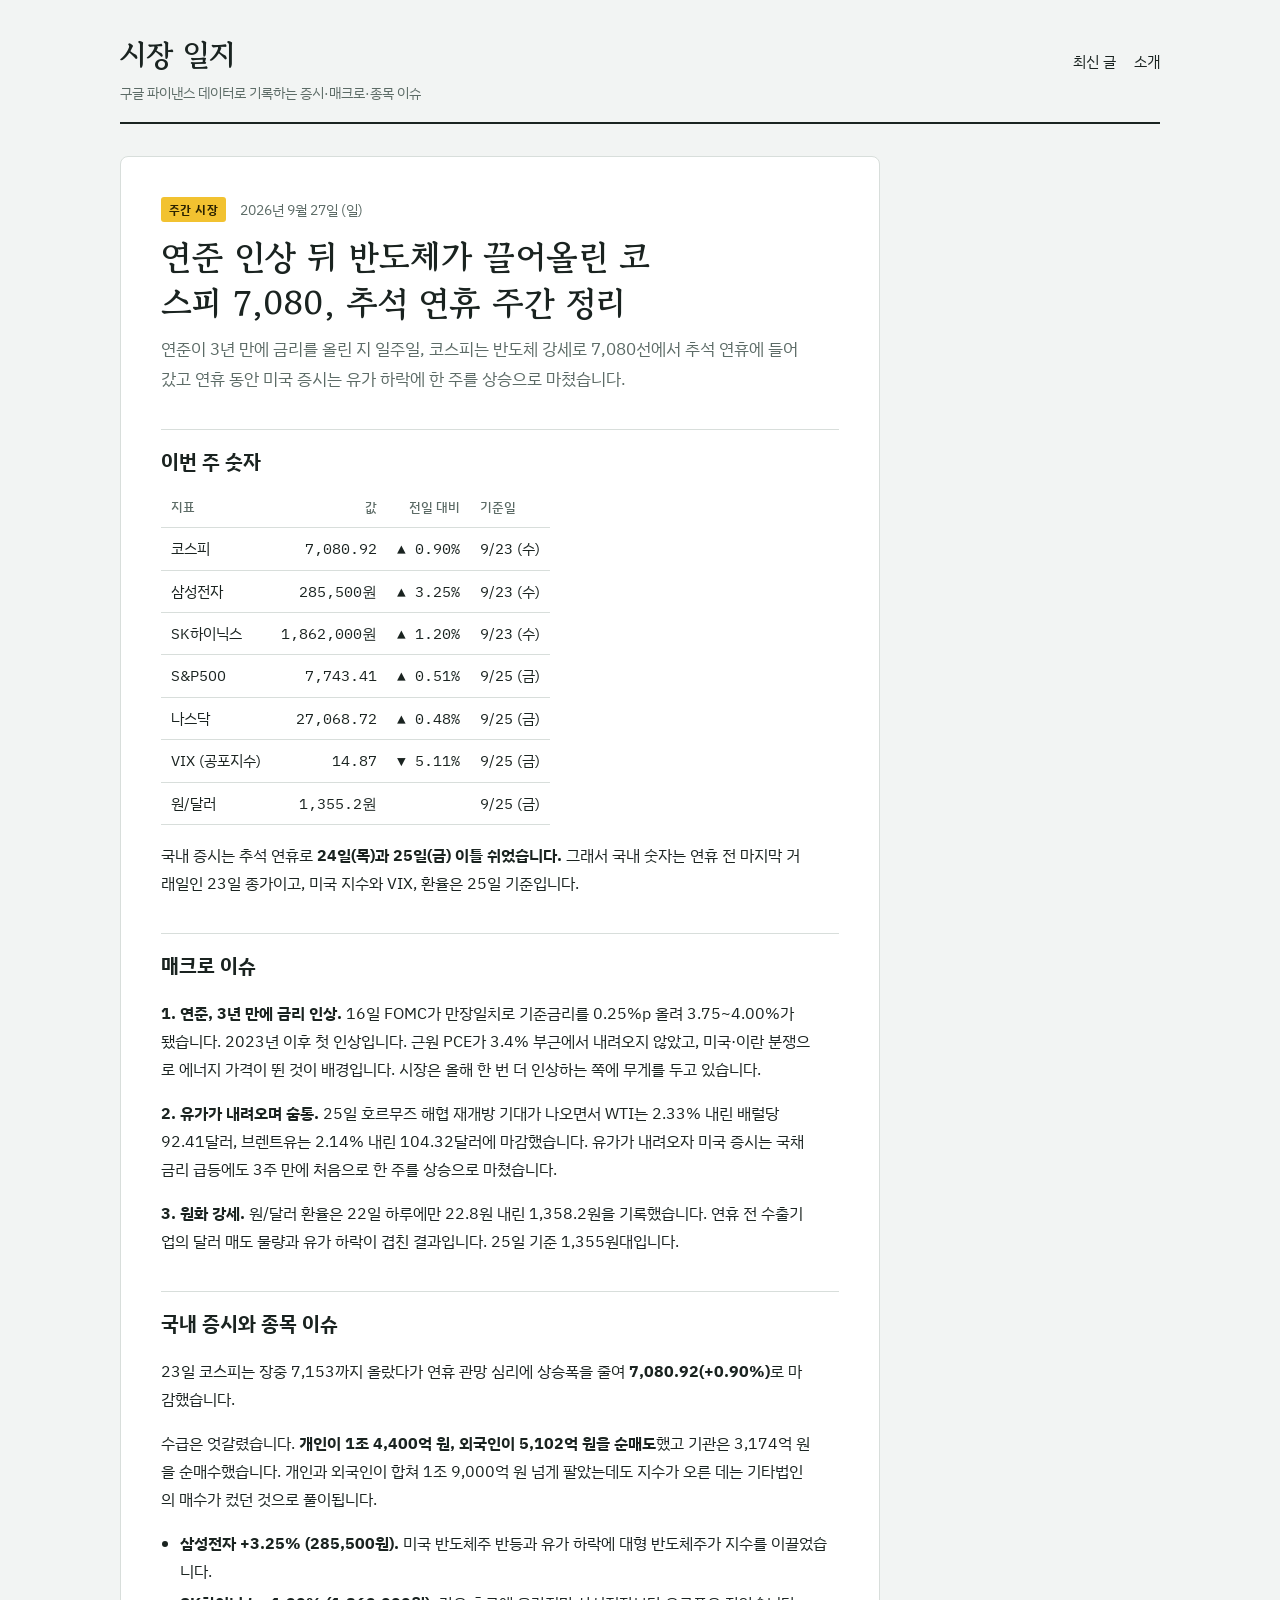
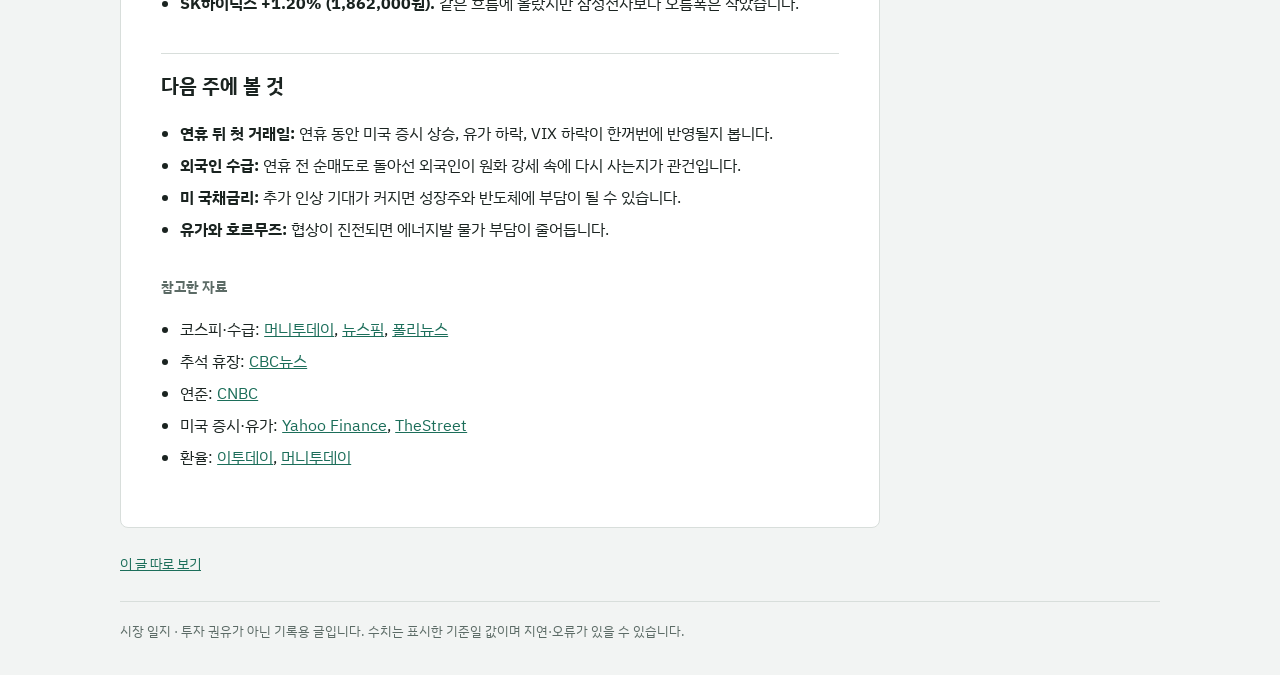
<file: index.html>
<!doctype html>
<html lang="ko">
<head>
<meta charset="utf-8">
<meta name="viewport" content="width=device-width, initial-scale=1">
<title>시장 일지</title>
<link rel="preconnect" href="https://fonts.googleapis.com">
<link rel="preconnect" href="https://fonts.gstatic.com" crossorigin>
<link rel="stylesheet" href="https://fonts.googleapis.com/css2?family=Gowun+Batang:wght@400;700&family=IBM+Plex+Sans+KR:wght@400;500;700&family=IBM+Plex+Mono:wght@400;500&display=swap">
<link rel="stylesheet" href="assets/style.css">
</head>
<body>
<div class="wrap">
  <header class="site">
    <a class="brand" href="index.html">시장 일지<small>구글 파이낸스 데이터로 기록하는 증시·매크로·종목 이슈</small></a>
    <nav aria-label="사이트 메뉴">
      <a href="index.html">최신 글</a>
      <a href="about.html">소개</a>
    </nav>
  </header>
  <div class="layout">
  <article class="post">
    <div class="meta"><span class="cat">주간 시장</span><time datetime="2026-09-27">2026년 9월 27일 (일)</time></div>
    <h1>연준 인상 뒤 반도체가 끌어올린 코스피 7,080, 추석 연휴 주간 정리</h1>
    <p class="lede">연준이 3년 만에 금리를 올린 지 일주일, 코스피는 반도체 강세로 7,080선에서 추석 연휴에 들어갔고 연휴 동안 미국 증시는 유가 하락에 한 주를 상승으로 마쳤습니다.</p>
    <div class="body"><h2>이번 주 숫자</h2>
<table>
<thead>
<tr>
<th>지표</th>
<th style="text-align: right;">값</th>
<th style="text-align: right;">전일 대비</th>
<th>기준일</th>
</tr>
</thead>
<tbody>
<tr>
<td>코스피</td>
<td style="text-align: right;">7,080.92</td>
<td style="text-align: right;">▲ 0.90%</td>
<td>9/23 (수)</td>
</tr>
<tr>
<td>삼성전자</td>
<td style="text-align: right;">285,500원</td>
<td style="text-align: right;">▲ 3.25%</td>
<td>9/23 (수)</td>
</tr>
<tr>
<td>SK하이닉스</td>
<td style="text-align: right;">1,862,000원</td>
<td style="text-align: right;">▲ 1.20%</td>
<td>9/23 (수)</td>
</tr>
<tr>
<td>S&amp;P500</td>
<td style="text-align: right;">7,743.41</td>
<td style="text-align: right;">▲ 0.51%</td>
<td>9/25 (금)</td>
</tr>
<tr>
<td>나스닥</td>
<td style="text-align: right;">27,068.72</td>
<td style="text-align: right;">▲ 0.48%</td>
<td>9/25 (금)</td>
</tr>
<tr>
<td>VIX (공포지수)</td>
<td style="text-align: right;">14.87</td>
<td style="text-align: right;">▼ 5.11%</td>
<td>9/25 (금)</td>
</tr>
<tr>
<td>원/달러</td>
<td style="text-align: right;">1,355.2원</td>
<td style="text-align: right;"></td>
<td>9/25 (금)</td>
</tr>
</tbody>
</table>
<p>국내 증시는 추석 연휴로 <strong>24일(목)과 25일(금) 이틀 쉬었습니다.</strong> 그래서 국내 숫자는 연휴 전 마지막 거래일인 23일 종가이고, 미국 지수와 VIX, 환율은 25일 기준입니다.</p>
<h2>매크로 이슈</h2>
<p><strong>1. 연준, 3년 만에 금리 인상.</strong> 16일 FOMC가 만장일치로 기준금리를 0.25%p 올려 3.75~4.00%가 됐습니다. 2023년 이후 첫 인상입니다. 근원 PCE가 3.4% 부근에서 내려오지 않았고, 미국·이란 분쟁으로 에너지 가격이 뛴 것이 배경입니다. 시장은 올해 한 번 더 인상하는 쪽에 무게를 두고 있습니다.</p>
<p><strong>2. 유가가 내려오며 숨통.</strong> 25일 호르무즈 해협 재개방 기대가 나오면서 WTI는 2.33% 내린 배럴당 92.41달러, 브렌트유는 2.14% 내린 104.32달러에 마감했습니다. 유가가 내려오자 미국 증시는 국채금리 급등에도 3주 만에 처음으로 한 주를 상승으로 마쳤습니다.</p>
<p><strong>3. 원화 강세.</strong> 원/달러 환율은 22일 하루에만 22.8원 내린 1,358.2원을 기록했습니다. 연휴 전 수출기업의 달러 매도 물량과 유가 하락이 겹친 결과입니다. 25일 기준 1,355원대입니다.</p>
<h2>국내 증시와 종목 이슈</h2>
<p>23일 코스피는 장중 7,153까지 올랐다가 연휴 관망 심리에 상승폭을 줄여 <strong>7,080.92(+0.90%)</strong>로 마감했습니다.</p>
<p>수급은 엇갈렸습니다. <strong>개인이 1조 4,400억 원, 외국인이 5,102억 원을 순매도</strong>했고 기관은 3,174억 원을 순매수했습니다. 개인과 외국인이 합쳐 1조 9,000억 원 넘게 팔았는데도 지수가 오른 데는 기타법인의 매수가 컸던 것으로 풀이됩니다.</p>
<ul>
<li><strong>삼성전자 +3.25% (285,500원).</strong> 미국 반도체주 반등과 유가 하락에 대형 반도체주가 지수를 이끌었습니다.</li>
<li><strong>SK하이닉스 +1.20% (1,862,000원).</strong> 같은 흐름에 올랐지만 삼성전자보다 오름폭은 작았습니다.</li>
</ul>
<h2>다음 주에 볼 것</h2>
<ul>
<li><strong>연휴 뒤 첫 거래일:</strong> 연휴 동안 미국 증시 상승, 유가 하락, VIX 하락이 한꺼번에 반영될지 봅니다.</li>
<li><strong>외국인 수급:</strong> 연휴 전 순매도로 돌아선 외국인이 원화 강세 속에 다시 사는지가 관건입니다.</li>
<li><strong>미 국채금리:</strong> 추가 인상 기대가 커지면 성장주와 반도체에 부담이 될 수 있습니다.</li>
<li><strong>유가와 호르무즈:</strong> 협상이 진전되면 에너지발 물가 부담이 줄어듭니다.</li>
</ul>
<h3>참고한 자료</h3>
<ul>
<li>코스피·수급: <a href="https://www.mt.co.kr/stock/2026/09/23/2026092315445242797">머니투데이</a>, <a href="https://www.newspim.com/news/view/20260923000946">뉴스핌</a>, <a href="https://www.polinews.co.kr/news/articleView.html?idxno=743996">폴리뉴스</a></li>
<li>추석 휴장: <a href="https://www.cbci.co.kr/news/articleView.html?idxno=609992">CBC뉴스</a></li>
<li>연준: <a href="https://www.cnbc.com/2026/09/16/fed-rate-decision-september-2026.html">CNBC</a></li>
<li>미국 증시·유가: <a href="https://finance.yahoo.com/markets/live/stock-market-today-friday-september-25-dow-sp-500-nasdaq-081738529.html">Yahoo Finance</a>, <a href="https://www.thestreet.com/stock-market-today/stock-market-today-dow-jones-sp-500-nasdaq-updates-sept-25-2026">TheStreet</a></li>
<li>환율: <a href="https://www.etoday.co.kr/news/view/2628696">이투데이</a>, <a href="https://www.mt.co.kr/economy/2026/09/22/2026092216312189980">머니투데이</a></li>
</ul></div>
  </article>

  </div>
  <p class="more"><a href="posts/2026-09-27-chuseok-week.html">이 글 따로 보기</a></p>
  <footer>시장 일지 · 투자 권유가 아닌 기록용 글입니다. 수치는 표시한 기준일 값이며 지연·오류가 있을 수 있습니다.</footer>
</div>
</body>
</html>
</file>
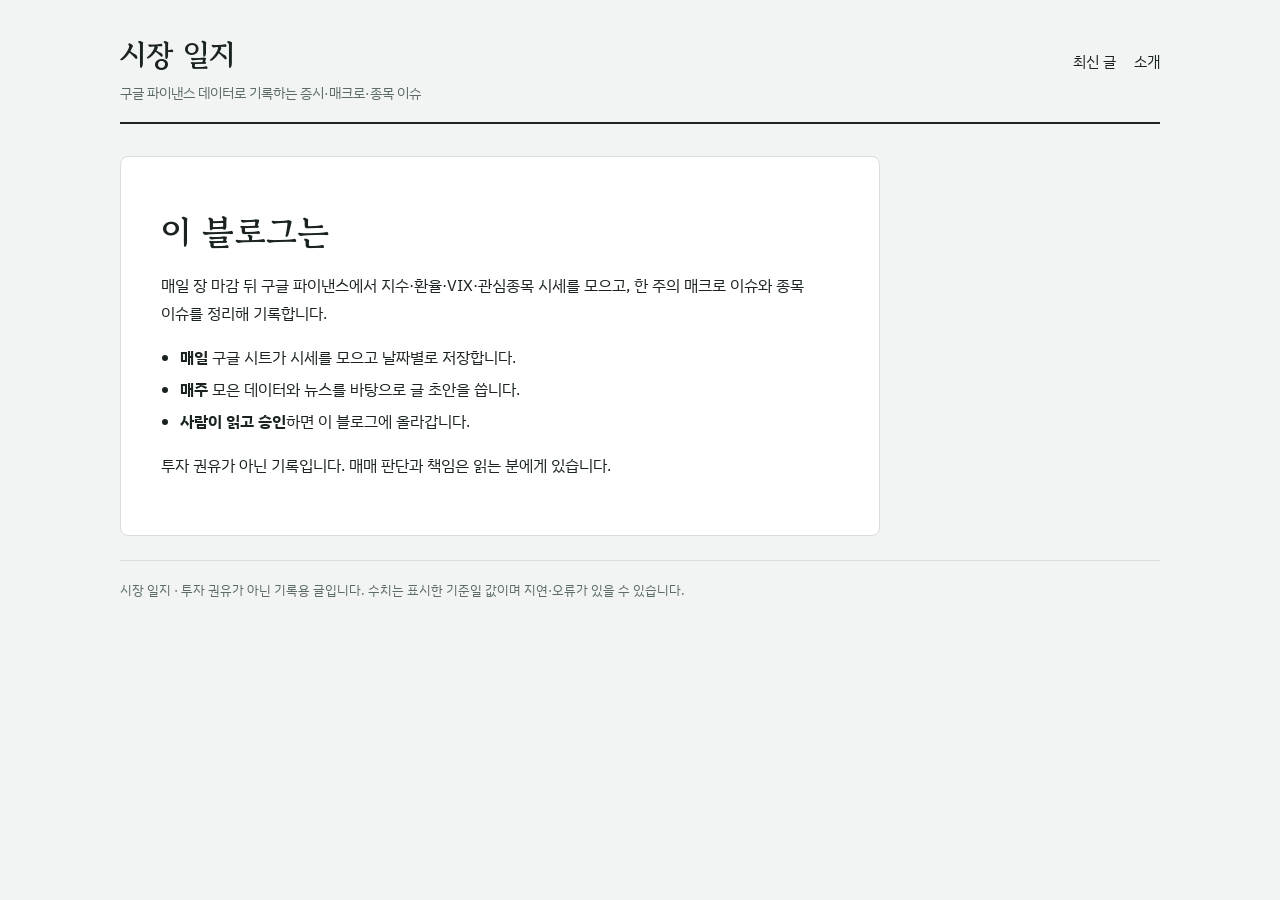
<file: about.html>
<!doctype html>
<html lang="ko">
<head>
<meta charset="utf-8">
<meta name="viewport" content="width=device-width, initial-scale=1">
<title>소개 · 시장 일지</title>
<link rel="preconnect" href="https://fonts.googleapis.com">
<link rel="preconnect" href="https://fonts.gstatic.com" crossorigin>
<link rel="stylesheet" href="https://fonts.googleapis.com/css2?family=Gowun+Batang:wght@400;700&family=IBM+Plex+Sans+KR:wght@400;500;700&family=IBM+Plex+Mono:wght@400;500&display=swap">
<link rel="stylesheet" href="assets/style.css">
</head>
<body>
<div class="wrap">
  <header class="site">
    <a class="brand" href="index.html">시장 일지<small>구글 파이낸스 데이터로 기록하는 증시·매크로·종목 이슈</small></a>
    <nav aria-label="사이트 메뉴">
      <a href="index.html">최신 글</a>
      <a href="about.html">소개</a>
    </nav>
  </header>
  <div class="layout">
  <article class="post">
    <h1>이 블로그는</h1>
    <div class="body">
      <p>매일 장 마감 뒤 구글 파이낸스에서 지수·환율·VIX·관심종목 시세를 모으고, 한 주의 매크로 이슈와 종목 이슈를 정리해 기록합니다.</p>
      <ul>
        <li><b>매일</b> 구글 시트가 시세를 모으고 날짜별로 저장합니다.</li>
        <li><b>매주</b> 모은 데이터와 뉴스를 바탕으로 글 초안을 씁니다.</li>
        <li><b>사람이 읽고 승인</b>하면 이 블로그에 올라갑니다.</li>
      </ul>
      <p>투자 권유가 아닌 기록입니다. 매매 판단과 책임은 읽는 분에게 있습니다.</p>
    </div>
  </article>
  </div>
  <footer>시장 일지 · 투자 권유가 아닌 기록용 글입니다. 수치는 표시한 기준일 값이며 지연·오류가 있을 수 있습니다.</footer>
</div>
</body>
</html>
</file>
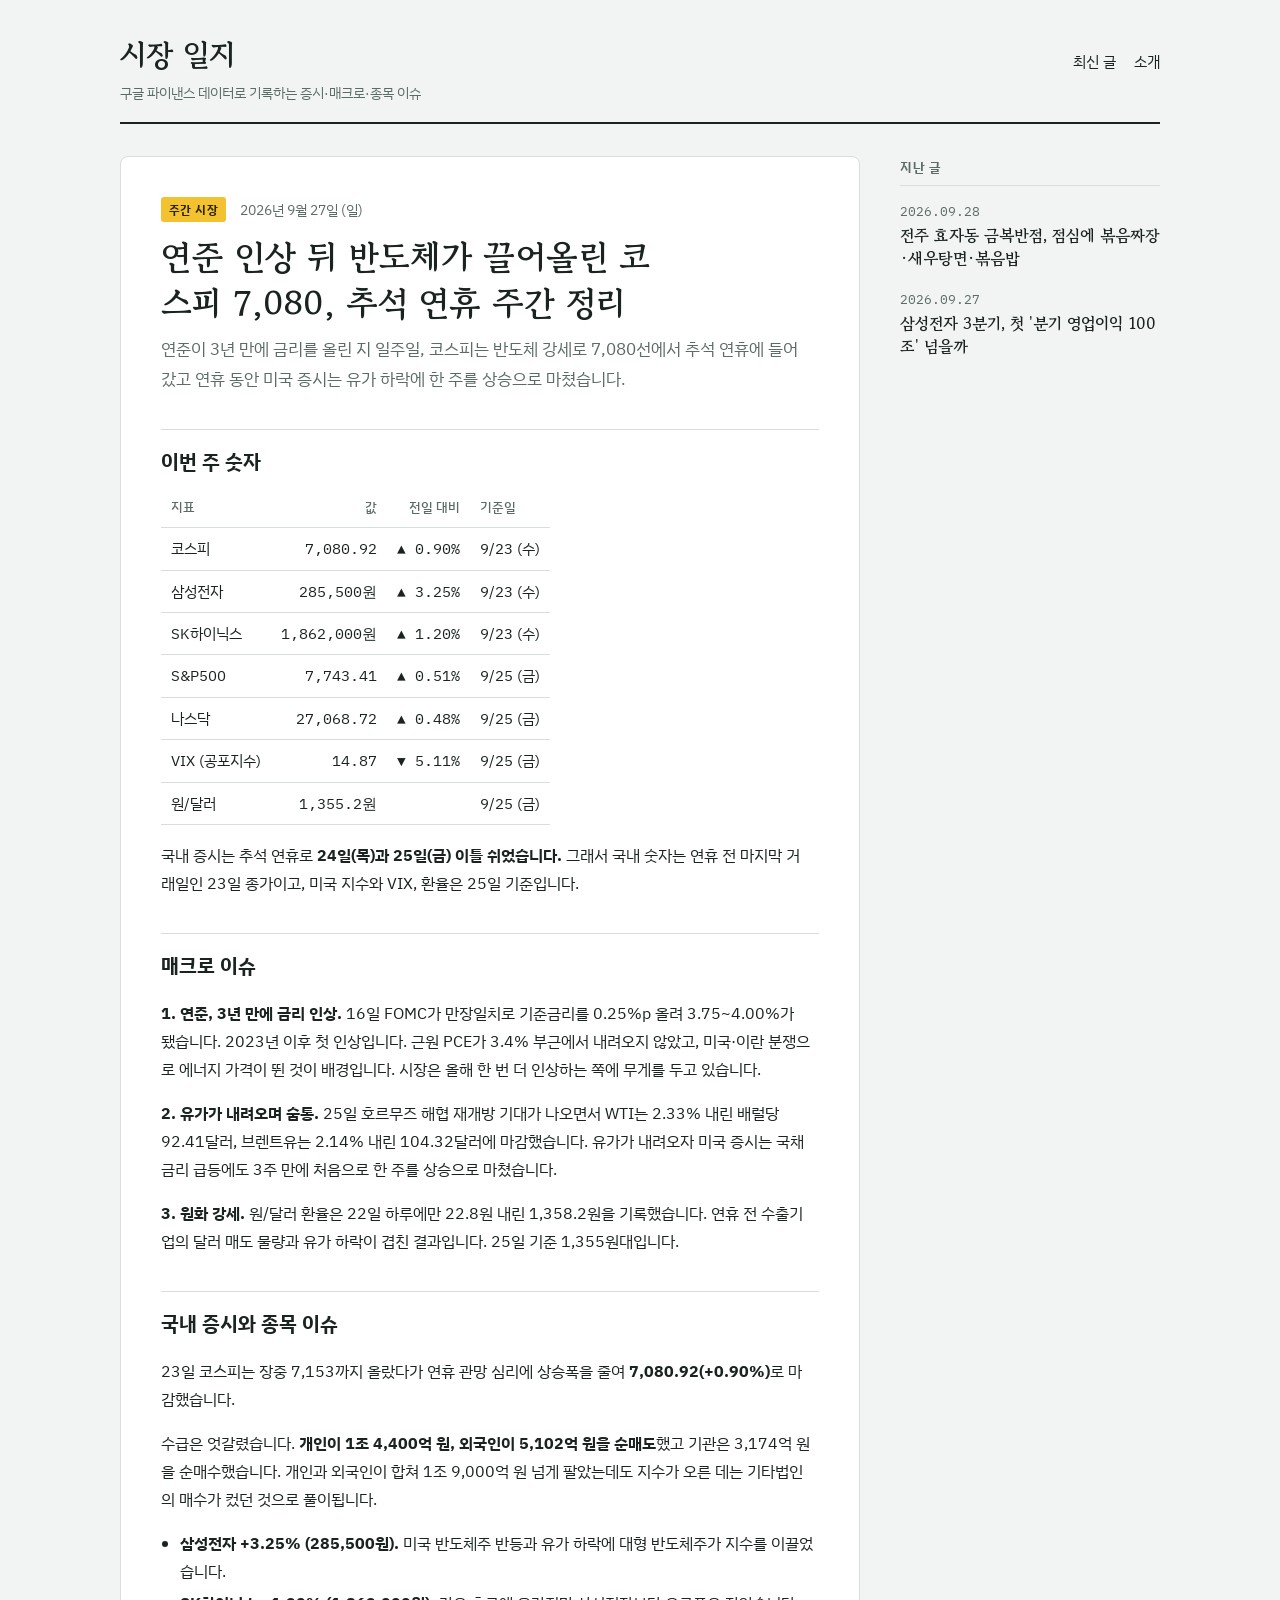
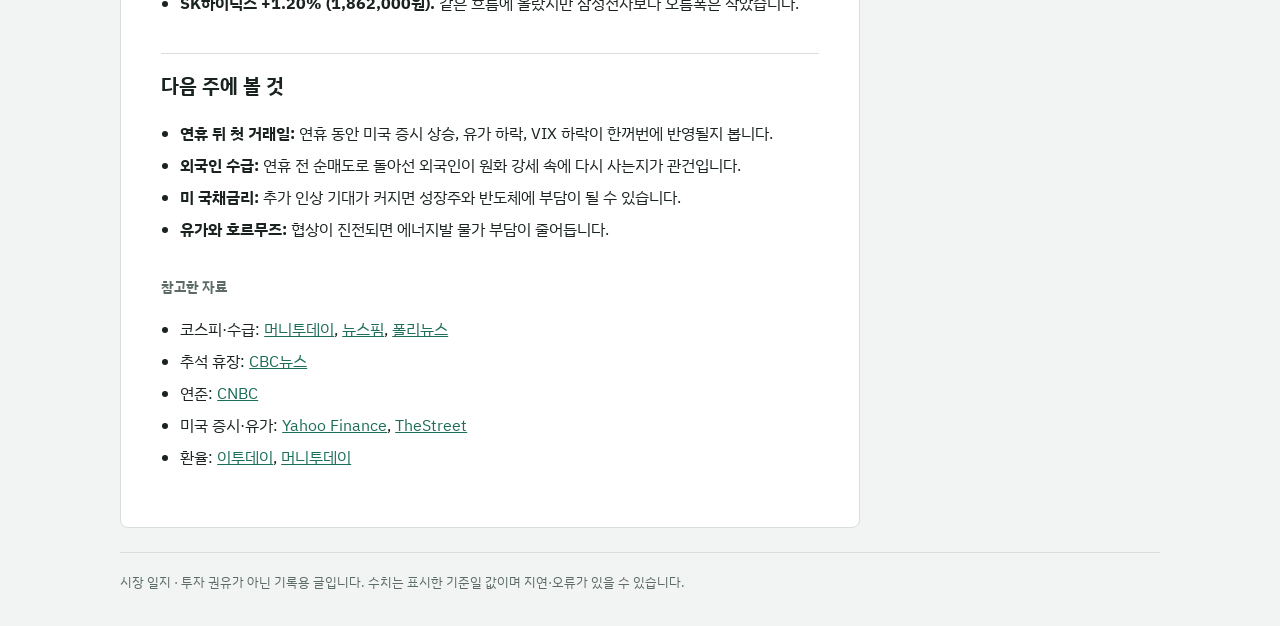
<file: posts/2026-09-27-chuseok-week.html>
<!doctype html>
<html lang="ko">
<head>
<meta charset="utf-8">
<meta name="viewport" content="width=device-width, initial-scale=1">
<title>연준 인상 뒤 반도체가 끌어올린 코스피 7,080, 추석 연휴 주간 정리 · 시장 일지</title>
<link rel="preconnect" href="https://fonts.googleapis.com">
<link rel="preconnect" href="https://fonts.gstatic.com" crossorigin>
<link rel="stylesheet" href="https://fonts.googleapis.com/css2?family=Gowun+Batang:wght@400;700&family=IBM+Plex+Sans+KR:wght@400;500;700&family=IBM+Plex+Mono:wght@400;500&display=swap">
<link rel="stylesheet" href="../assets/style.css">
</head>
<body>
<div class="wrap">
  <header class="site">
    <a class="brand" href="../index.html">시장 일지<small>구글 파이낸스 데이터로 기록하는 증시·매크로·종목 이슈</small></a>
    <nav aria-label="사이트 메뉴">
      <a href="../index.html">최신 글</a>
      <a href="../about.html">소개</a>
    </nav>
  </header>
  <div class="layout">
  <article class="post">
    <div class="meta"><span class="cat">주간 시장</span><time datetime="2026-09-27">2026년 9월 27일 (일)</time></div>
    <h1>연준 인상 뒤 반도체가 끌어올린 코스피 7,080, 추석 연휴 주간 정리</h1>
    <p class="lede">연준이 3년 만에 금리를 올린 지 일주일, 코스피는 반도체 강세로 7,080선에서 추석 연휴에 들어갔고 연휴 동안 미국 증시는 유가 하락에 한 주를 상승으로 마쳤습니다.</p>
    <div class="body"><h2>이번 주 숫자</h2>
<table>
<thead>
<tr>
<th>지표</th>
<th style="text-align: right;">값</th>
<th style="text-align: right;">전일 대비</th>
<th>기준일</th>
</tr>
</thead>
<tbody>
<tr>
<td>코스피</td>
<td style="text-align: right;">7,080.92</td>
<td style="text-align: right;">▲ 0.90%</td>
<td>9/23 (수)</td>
</tr>
<tr>
<td>삼성전자</td>
<td style="text-align: right;">285,500원</td>
<td style="text-align: right;">▲ 3.25%</td>
<td>9/23 (수)</td>
</tr>
<tr>
<td>SK하이닉스</td>
<td style="text-align: right;">1,862,000원</td>
<td style="text-align: right;">▲ 1.20%</td>
<td>9/23 (수)</td>
</tr>
<tr>
<td>S&amp;P500</td>
<td style="text-align: right;">7,743.41</td>
<td style="text-align: right;">▲ 0.51%</td>
<td>9/25 (금)</td>
</tr>
<tr>
<td>나스닥</td>
<td style="text-align: right;">27,068.72</td>
<td style="text-align: right;">▲ 0.48%</td>
<td>9/25 (금)</td>
</tr>
<tr>
<td>VIX (공포지수)</td>
<td style="text-align: right;">14.87</td>
<td style="text-align: right;">▼ 5.11%</td>
<td>9/25 (금)</td>
</tr>
<tr>
<td>원/달러</td>
<td style="text-align: right;">1,355.2원</td>
<td style="text-align: right;"></td>
<td>9/25 (금)</td>
</tr>
</tbody>
</table>
<p>국내 증시는 추석 연휴로 <strong>24일(목)과 25일(금) 이틀 쉬었습니다.</strong> 그래서 국내 숫자는 연휴 전 마지막 거래일인 23일 종가이고, 미국 지수와 VIX, 환율은 25일 기준입니다.</p>
<h2>매크로 이슈</h2>
<p><strong>1. 연준, 3년 만에 금리 인상.</strong> 16일 FOMC가 만장일치로 기준금리를 0.25%p 올려 3.75~4.00%가 됐습니다. 2023년 이후 첫 인상입니다. 근원 PCE가 3.4% 부근에서 내려오지 않았고, 미국·이란 분쟁으로 에너지 가격이 뛴 것이 배경입니다. 시장은 올해 한 번 더 인상하는 쪽에 무게를 두고 있습니다.</p>
<p><strong>2. 유가가 내려오며 숨통.</strong> 25일 호르무즈 해협 재개방 기대가 나오면서 WTI는 2.33% 내린 배럴당 92.41달러, 브렌트유는 2.14% 내린 104.32달러에 마감했습니다. 유가가 내려오자 미국 증시는 국채금리 급등에도 3주 만에 처음으로 한 주를 상승으로 마쳤습니다.</p>
<p><strong>3. 원화 강세.</strong> 원/달러 환율은 22일 하루에만 22.8원 내린 1,358.2원을 기록했습니다. 연휴 전 수출기업의 달러 매도 물량과 유가 하락이 겹친 결과입니다. 25일 기준 1,355원대입니다.</p>
<h2>국내 증시와 종목 이슈</h2>
<p>23일 코스피는 장중 7,153까지 올랐다가 연휴 관망 심리에 상승폭을 줄여 <strong>7,080.92(+0.90%)</strong>로 마감했습니다.</p>
<p>수급은 엇갈렸습니다. <strong>개인이 1조 4,400억 원, 외국인이 5,102억 원을 순매도</strong>했고 기관은 3,174억 원을 순매수했습니다. 개인과 외국인이 합쳐 1조 9,000억 원 넘게 팔았는데도 지수가 오른 데는 기타법인의 매수가 컸던 것으로 풀이됩니다.</p>
<ul>
<li><strong>삼성전자 +3.25% (285,500원).</strong> 미국 반도체주 반등과 유가 하락에 대형 반도체주가 지수를 이끌었습니다.</li>
<li><strong>SK하이닉스 +1.20% (1,862,000원).</strong> 같은 흐름에 올랐지만 삼성전자보다 오름폭은 작았습니다.</li>
</ul>
<h2>다음 주에 볼 것</h2>
<ul>
<li><strong>연휴 뒤 첫 거래일:</strong> 연휴 동안 미국 증시 상승, 유가 하락, VIX 하락이 한꺼번에 반영될지 봅니다.</li>
<li><strong>외국인 수급:</strong> 연휴 전 순매도로 돌아선 외국인이 원화 강세 속에 다시 사는지가 관건입니다.</li>
<li><strong>미 국채금리:</strong> 추가 인상 기대가 커지면 성장주와 반도체에 부담이 될 수 있습니다.</li>
<li><strong>유가와 호르무즈:</strong> 협상이 진전되면 에너지발 물가 부담이 줄어듭니다.</li>
</ul>
<h3>참고한 자료</h3>
<ul>
<li>코스피·수급: <a href="https://www.mt.co.kr/stock/2026/09/23/2026092315445242797">머니투데이</a>, <a href="https://www.newspim.com/news/view/20260923000946">뉴스핌</a>, <a href="https://www.polinews.co.kr/news/articleView.html?idxno=743996">폴리뉴스</a></li>
<li>추석 휴장: <a href="https://www.cbci.co.kr/news/articleView.html?idxno=609992">CBC뉴스</a></li>
<li>연준: <a href="https://www.cnbc.com/2026/09/16/fed-rate-decision-september-2026.html">CNBC</a></li>
<li>미국 증시·유가: <a href="https://finance.yahoo.com/markets/live/stock-market-today-friday-september-25-dow-sp-500-nasdaq-081738529.html">Yahoo Finance</a>, <a href="https://www.thestreet.com/stock-market-today/stock-market-today-dow-jones-sp-500-nasdaq-updates-sept-25-2026">TheStreet</a></li>
<li>환율: <a href="https://www.etoday.co.kr/news/view/2628696">이투데이</a>, <a href="https://www.mt.co.kr/economy/2026/09/22/2026092216312189980">머니투데이</a></li>
</ul></div>
  </article>
  <aside>
    <section>
      <h3>지난 글</h3>
      <ul class="posts">
      <li><time datetime="2026-09-28">2026.09.28</time><a href="../posts/2026-09-28-geumbok-banjeom.html">전주 효자동 금복반점, 점심에 볶음짜장·새우탕면·볶음밥</a></li>
      <li><time datetime="2026-09-27">2026.09.27</time><a href="../posts/2026-09-27-samsung-q3-preview.html">삼성전자 3분기, 첫 &#x27;분기 영업이익 100조&#x27; 넘을까</a></li>
      </ul>
    </section>
  </aside>
  </div>
  <footer>시장 일지 · 투자 권유가 아닌 기록용 글입니다. 수치는 표시한 기준일 값이며 지연·오류가 있을 수 있습니다.</footer>
</div>
</body>
</html>
</file>
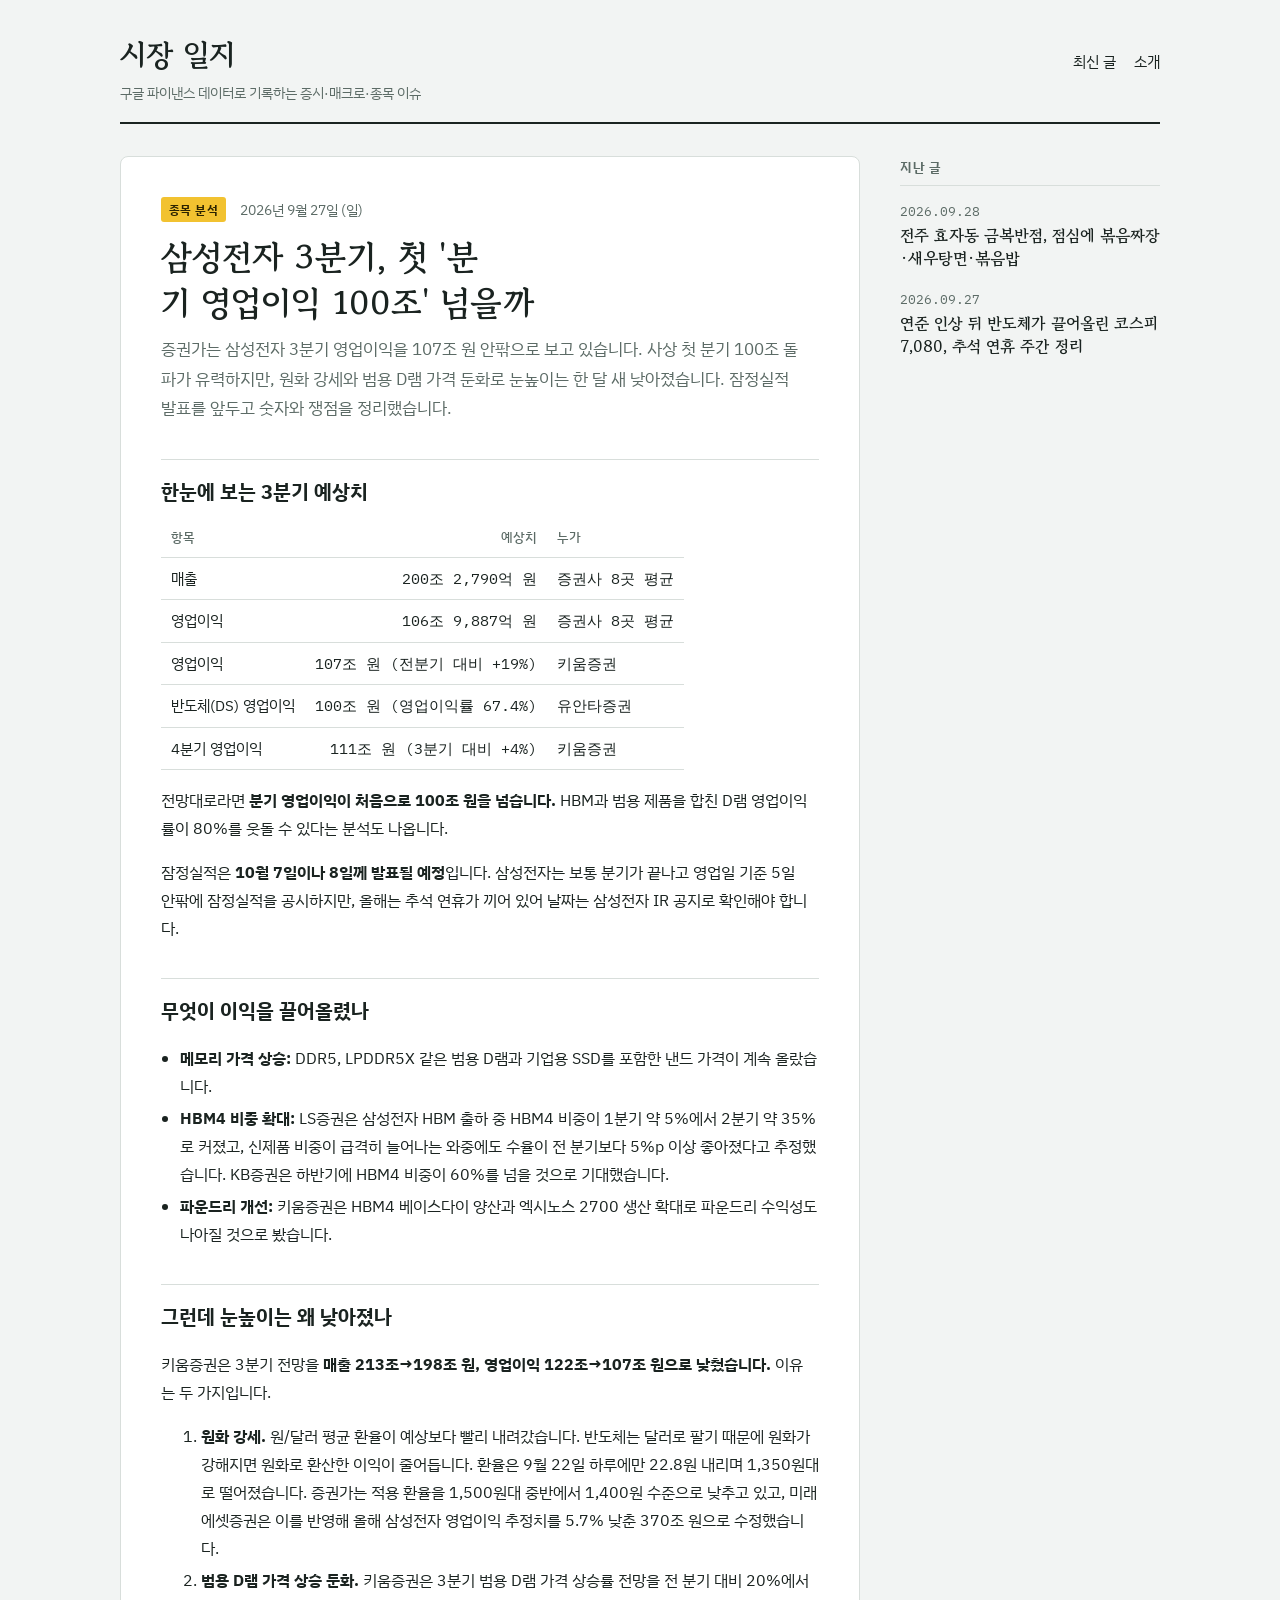
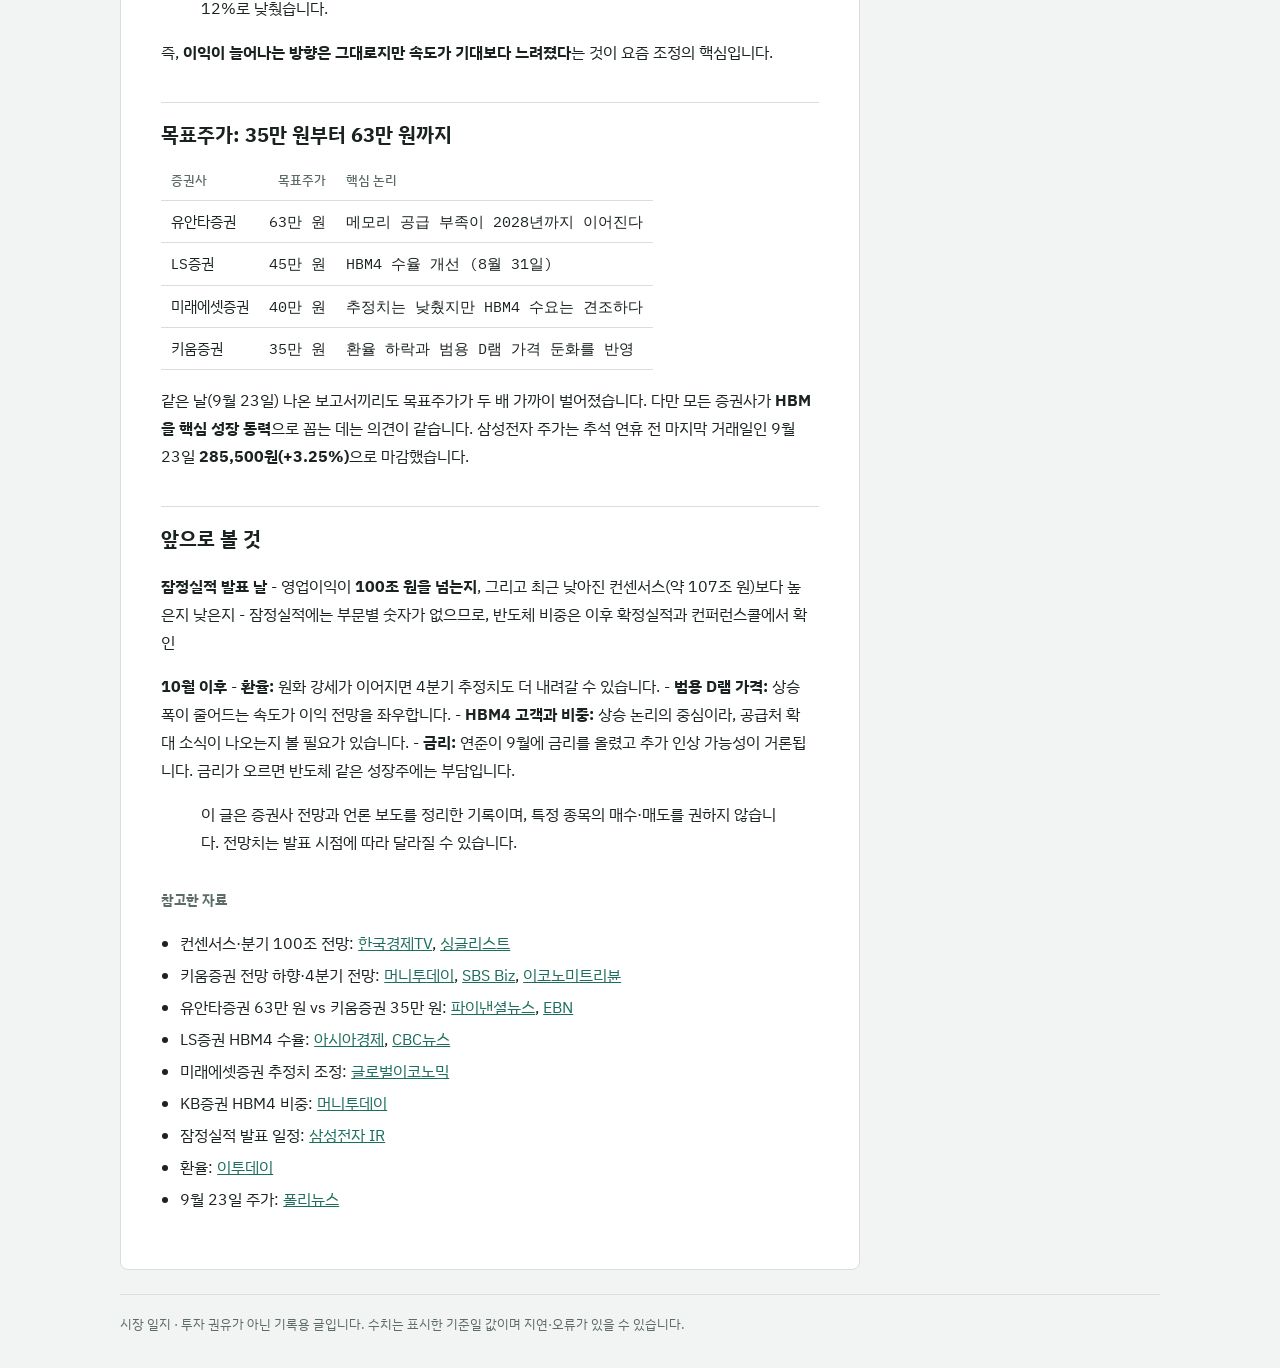
<file: posts/2026-09-27-samsung-q3-preview.html>
<!doctype html>
<html lang="ko">
<head>
<meta charset="utf-8">
<meta name="viewport" content="width=device-width, initial-scale=1">
<title>삼성전자 3분기, 첫 &#x27;분기 영업이익 100조&#x27; 넘을까 · 시장 일지</title>
<link rel="preconnect" href="https://fonts.googleapis.com">
<link rel="preconnect" href="https://fonts.gstatic.com" crossorigin>
<link rel="stylesheet" href="https://fonts.googleapis.com/css2?family=Gowun+Batang:wght@400;700&family=IBM+Plex+Sans+KR:wght@400;500;700&family=IBM+Plex+Mono:wght@400;500&display=swap">
<link rel="stylesheet" href="../assets/style.css">
</head>
<body>
<div class="wrap">
  <header class="site">
    <a class="brand" href="../index.html">시장 일지<small>구글 파이낸스 데이터로 기록하는 증시·매크로·종목 이슈</small></a>
    <nav aria-label="사이트 메뉴">
      <a href="../index.html">최신 글</a>
      <a href="../about.html">소개</a>
    </nav>
  </header>
  <div class="layout">
  <article class="post">
    <div class="meta"><span class="cat">종목 분석</span><time datetime="2026-09-27">2026년 9월 27일 (일)</time></div>
    <h1>삼성전자 3분기, 첫 &#x27;분기 영업이익 100조&#x27; 넘을까</h1>
    <p class="lede">증권가는 삼성전자 3분기 영업이익을 107조 원 안팎으로 보고 있습니다. 사상 첫 분기 100조 돌파가 유력하지만, 원화 강세와 범용 D램 가격 둔화로 눈높이는 한 달 새 낮아졌습니다. 잠정실적 발표를 앞두고 숫자와 쟁점을 정리했습니다.</p>
    <div class="body"><h2>한눈에 보는 3분기 예상치</h2>
<table>
<thead>
<tr>
<th>항목</th>
<th style="text-align: right;">예상치</th>
<th>누가</th>
</tr>
</thead>
<tbody>
<tr>
<td>매출</td>
<td style="text-align: right;">200조 2,790억 원</td>
<td>증권사 8곳 평균</td>
</tr>
<tr>
<td>영업이익</td>
<td style="text-align: right;">106조 9,887억 원</td>
<td>증권사 8곳 평균</td>
</tr>
<tr>
<td>영업이익</td>
<td style="text-align: right;">107조 원 (전분기 대비 +19%)</td>
<td>키움증권</td>
</tr>
<tr>
<td>반도체(DS) 영업이익</td>
<td style="text-align: right;">100조 원 (영업이익률 67.4%)</td>
<td>유안타증권</td>
</tr>
<tr>
<td>4분기 영업이익</td>
<td style="text-align: right;">111조 원 (3분기 대비 +4%)</td>
<td>키움증권</td>
</tr>
</tbody>
</table>
<p>전망대로라면 <strong>분기 영업이익이 처음으로 100조 원을 넘습니다.</strong> HBM과 범용 제품을 합친 D램 영업이익률이 80%를 웃돌 수 있다는 분석도 나옵니다.</p>
<p>잠정실적은 <strong>10월 7일이나 8일께 발표될 예정</strong>입니다. 삼성전자는 보통 분기가 끝나고 영업일 기준 5일 안팎에 잠정실적을 공시하지만, 올해는 추석 연휴가 끼어 있어 날짜는 삼성전자 IR 공지로 확인해야 합니다.</p>
<h2>무엇이 이익을 끌어올렸나</h2>
<ul>
<li><strong>메모리 가격 상승:</strong> DDR5, LPDDR5X 같은 범용 D램과 기업용 SSD를 포함한 낸드 가격이 계속 올랐습니다.</li>
<li><strong>HBM4 비중 확대:</strong> LS증권은 삼성전자 HBM 출하 중 HBM4 비중이 1분기 약 5%에서 2분기 약 35%로 커졌고, 신제품 비중이 급격히 늘어나는 와중에도 수율이 전 분기보다 5%p 이상 좋아졌다고 추정했습니다. KB증권은 하반기에 HBM4 비중이 60%를 넘을 것으로 기대했습니다.</li>
<li><strong>파운드리 개선:</strong> 키움증권은 HBM4 베이스다이 양산과 엑시노스 2700 생산 확대로 파운드리 수익성도 나아질 것으로 봤습니다.</li>
</ul>
<h2>그런데 눈높이는 왜 낮아졌나</h2>
<p>키움증권은 3분기 전망을 <strong>매출 213조→198조 원, 영업이익 122조→107조 원으로 낮췄습니다.</strong> 이유는 두 가지입니다.</p>
<ol>
<li><strong>원화 강세.</strong> 원/달러 평균 환율이 예상보다 빨리 내려갔습니다. 반도체는 달러로 팔기 때문에 원화가 강해지면 원화로 환산한 이익이 줄어듭니다. 환율은 9월 22일 하루에만 22.8원 내리며 1,350원대로 떨어졌습니다. 증권가는 적용 환율을 1,500원대 중반에서 1,400원 수준으로 낮추고 있고, 미래에셋증권은 이를 반영해 올해 삼성전자 영업이익 추정치를 5.7% 낮춘 370조 원으로 수정했습니다.</li>
<li><strong>범용 D램 가격 상승 둔화.</strong> 키움증권은 3분기 범용 D램 가격 상승률 전망을 전 분기 대비 20%에서 12%로 낮췄습니다.</li>
</ol>
<p>즉, <strong>이익이 늘어나는 방향은 그대로지만 속도가 기대보다 느려졌다</strong>는 것이 요즘 조정의 핵심입니다.</p>
<h2>목표주가: 35만 원부터 63만 원까지</h2>
<table>
<thead>
<tr>
<th>증권사</th>
<th style="text-align: right;">목표주가</th>
<th>핵심 논리</th>
</tr>
</thead>
<tbody>
<tr>
<td>유안타증권</td>
<td style="text-align: right;">63만 원</td>
<td>메모리 공급 부족이 2028년까지 이어진다</td>
</tr>
<tr>
<td>LS증권</td>
<td style="text-align: right;">45만 원</td>
<td>HBM4 수율 개선 (8월 31일)</td>
</tr>
<tr>
<td>미래에셋증권</td>
<td style="text-align: right;">40만 원</td>
<td>추정치는 낮췄지만 HBM4 수요는 견조하다</td>
</tr>
<tr>
<td>키움증권</td>
<td style="text-align: right;">35만 원</td>
<td>환율 하락과 범용 D램 가격 둔화를 반영</td>
</tr>
</tbody>
</table>
<p>같은 날(9월 23일) 나온 보고서끼리도 목표주가가 두 배 가까이 벌어졌습니다. 다만 모든 증권사가 <strong>HBM을 핵심 성장 동력</strong>으로 꼽는 데는 의견이 같습니다. 삼성전자 주가는 추석 연휴 전 마지막 거래일인 9월 23일 <strong>285,500원(+3.25%)</strong>으로 마감했습니다.</p>
<h2>앞으로 볼 것</h2>
<p><strong>잠정실적 발표 날</strong>
- 영업이익이 <strong>100조 원을 넘는지</strong>, 그리고 최근 낮아진 컨센서스(약 107조 원)보다 높은지 낮은지
- 잠정실적에는 부문별 숫자가 없으므로, 반도체 비중은 이후 확정실적과 컨퍼런스콜에서 확인</p>
<p><strong>10월 이후</strong>
- <strong>환율:</strong> 원화 강세가 이어지면 4분기 추정치도 더 내려갈 수 있습니다.
- <strong>범용 D램 가격:</strong> 상승 폭이 줄어드는 속도가 이익 전망을 좌우합니다.
- <strong>HBM4 고객과 비중:</strong> 상승 논리의 중심이라, 공급처 확대 소식이 나오는지 볼 필요가 있습니다.
- <strong>금리:</strong> 연준이 9월에 금리를 올렸고 추가 인상 가능성이 거론됩니다. 금리가 오르면 반도체 같은 성장주에는 부담입니다.</p>
<blockquote>
<p>이 글은 증권사 전망과 언론 보도를 정리한 기록이며, 특정 종목의 매수·매도를 권하지 않습니다. 전망치는 발표 시점에 따라 달라질 수 있습니다.</p>
</blockquote>
<h3>참고한 자료</h3>
<ul>
<li>컨센서스·분기 100조 전망: <a href="https://www.wowtv.co.kr/NewsCenter/News/Read?articleId=A202609270003">한국경제TV</a>, <a href="https://www.slist.kr/news/articleView.html?idxno=768942">싱글리스트</a></li>
<li>키움증권 전망 하향·4분기 전망: <a href="https://www.mt.co.kr/stock/2026/09/23/2026092308381066303">머니투데이</a>, <a href="https://biz.sbs.co.kr/article/20000336427">SBS Biz</a>, <a href="https://www.economytribune.co.kr/news/articleView.html?idxno=3903981">이코노미트리뷴</a></li>
<li>유안타증권 63만 원 vs 키움증권 35만 원: <a href="https://www.fnnews.com/news/202609230927172055">파이낸셜뉴스</a>, <a href="https://www.ebn.co.kr/news/articleView.html?idxno=1725546">EBN</a></li>
<li>LS증권 HBM4 수율: <a href="https://view.asiae.co.kr/article/2026083114073110578">아시아경제</a>, <a href="https://www.cbci.co.kr/news/articleView.html?idxno=602599">CBC뉴스</a></li>
<li>미래에셋증권 추정치 조정: <a href="https://www.g-enews.com/article/Securities/2026/09/202609071502542834923c501012_1">글로벌이코노믹</a></li>
<li>KB증권 HBM4 비중: <a href="https://www.mt.co.kr/stock/2026/09/27/2026092715152610581">머니투데이</a></li>
<li>잠정실적 발표 일정: <a href="https://www.samsung.com/sec/ir/financial-information/earnings-release/">삼성전자 IR</a></li>
<li>환율: <a href="https://www.etoday.co.kr/news/view/2628696">이투데이</a></li>
<li>9월 23일 주가: <a href="https://www.polinews.co.kr/news/articleView.html?idxno=743996">폴리뉴스</a></li>
</ul></div>
  </article>
  <aside>
    <section>
      <h3>지난 글</h3>
      <ul class="posts">
      <li><time datetime="2026-09-28">2026.09.28</time><a href="../posts/2026-09-28-geumbok-banjeom.html">전주 효자동 금복반점, 점심에 볶음짜장·새우탕면·볶음밥</a></li>
      <li><time datetime="2026-09-27">2026.09.27</time><a href="../posts/2026-09-27-chuseok-week.html">연준 인상 뒤 반도체가 끌어올린 코스피 7,080, 추석 연휴 주간 정리</a></li>
      </ul>
    </section>
  </aside>
  </div>
  <footer>시장 일지 · 투자 권유가 아닌 기록용 글입니다. 수치는 표시한 기준일 값이며 지연·오류가 있을 수 있습니다.</footer>
</div>
</body>
</html>
</file>
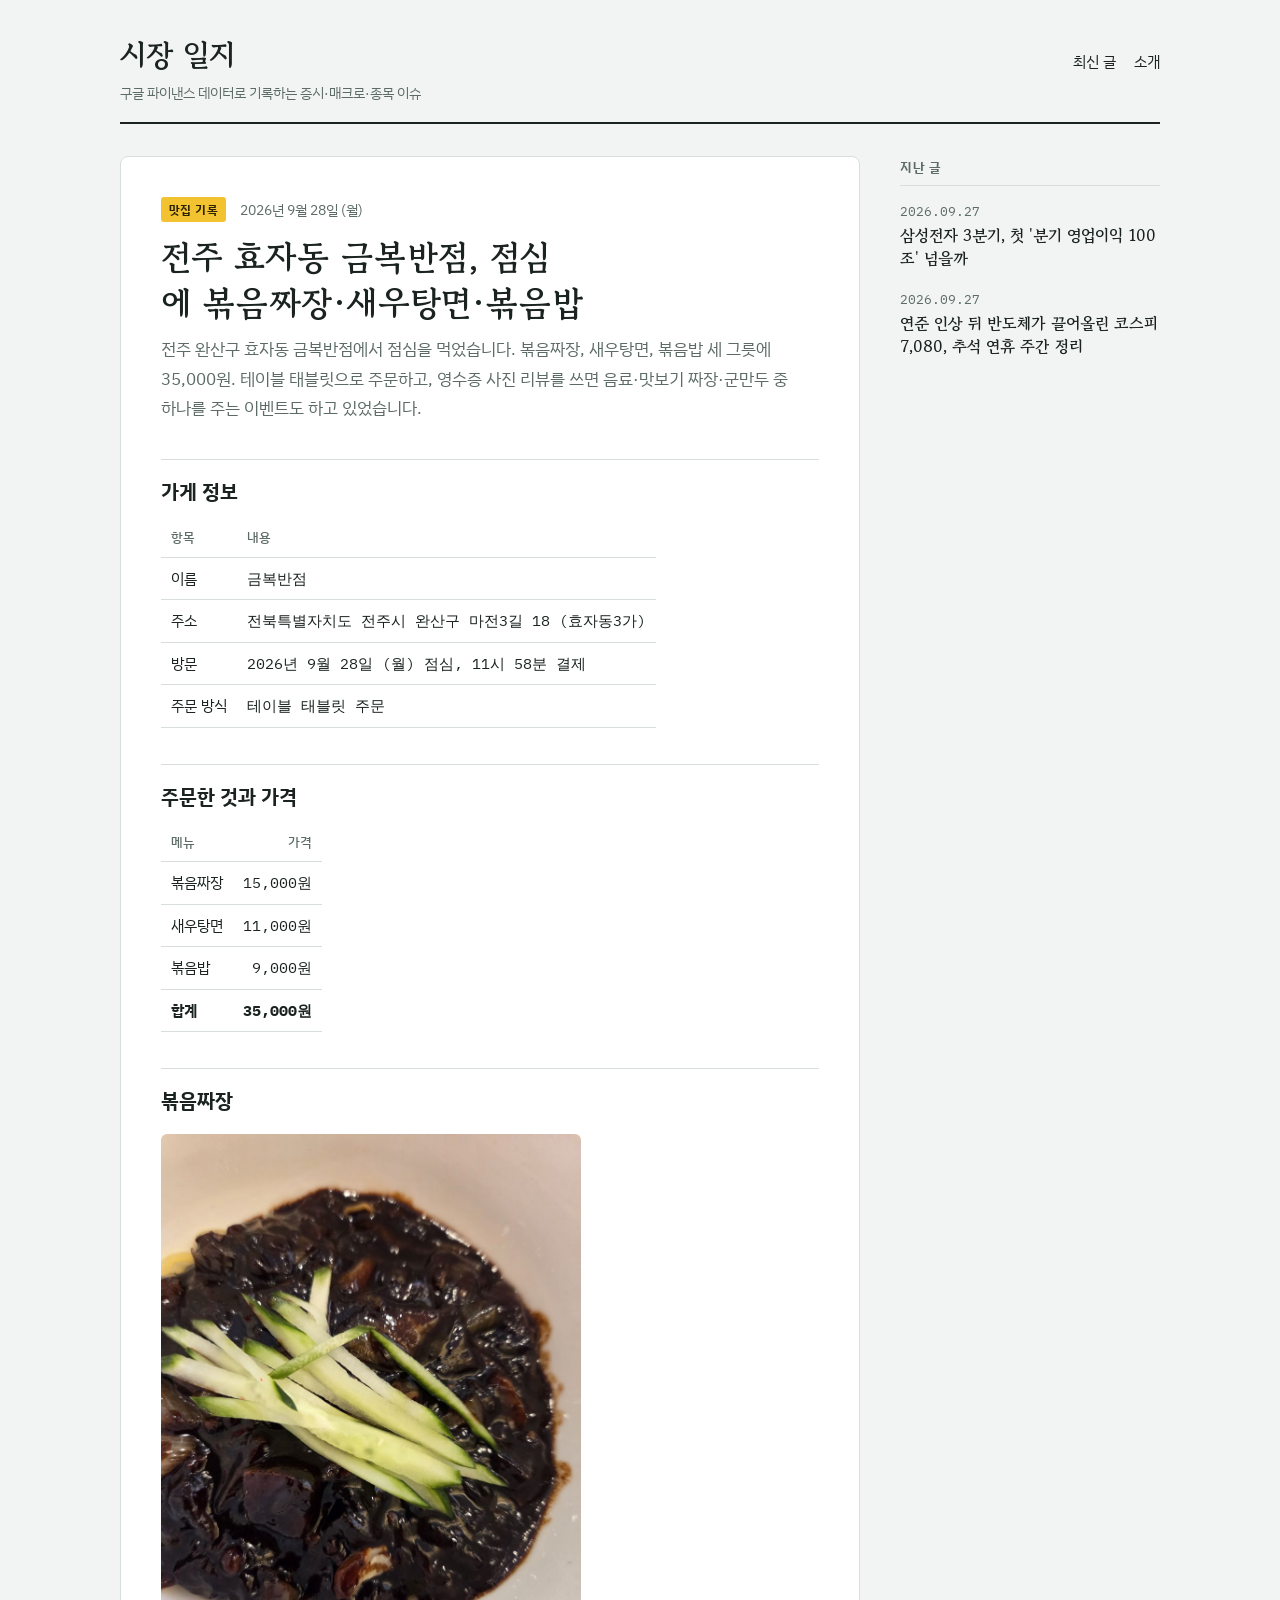
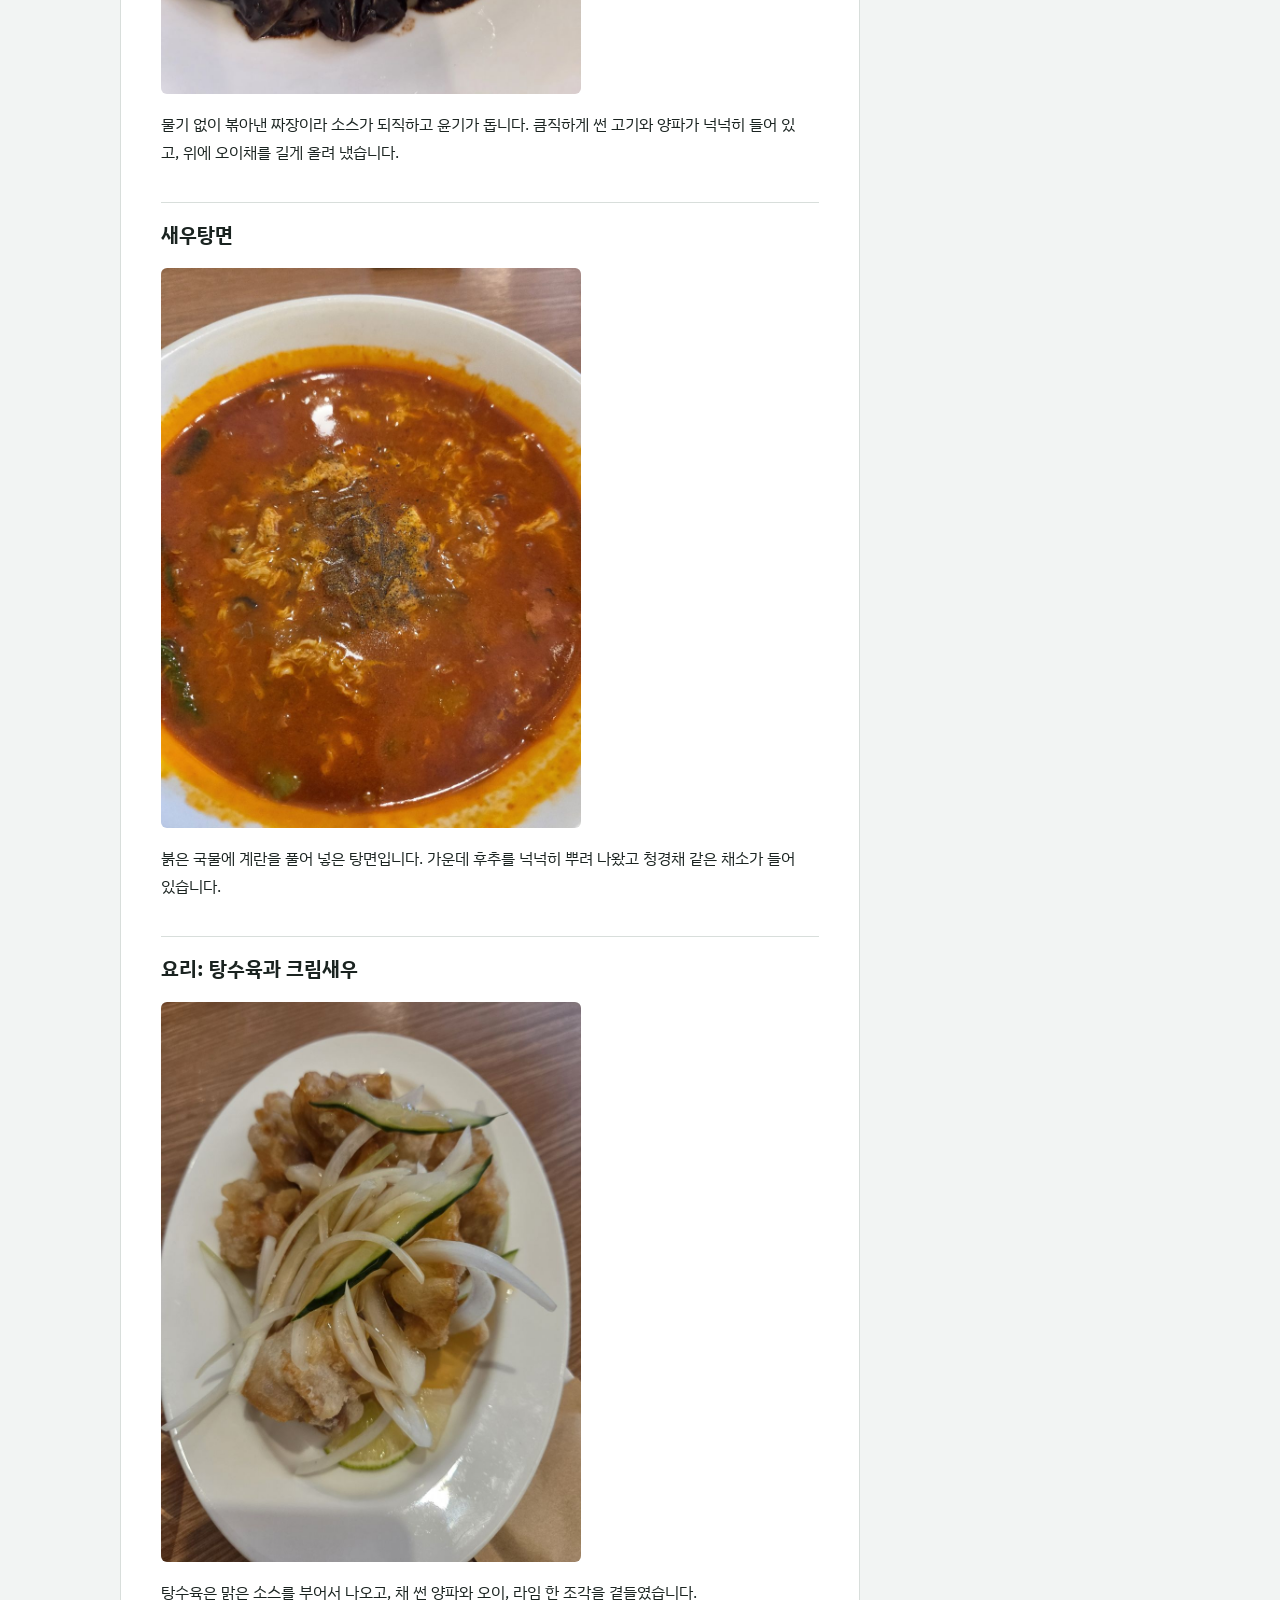
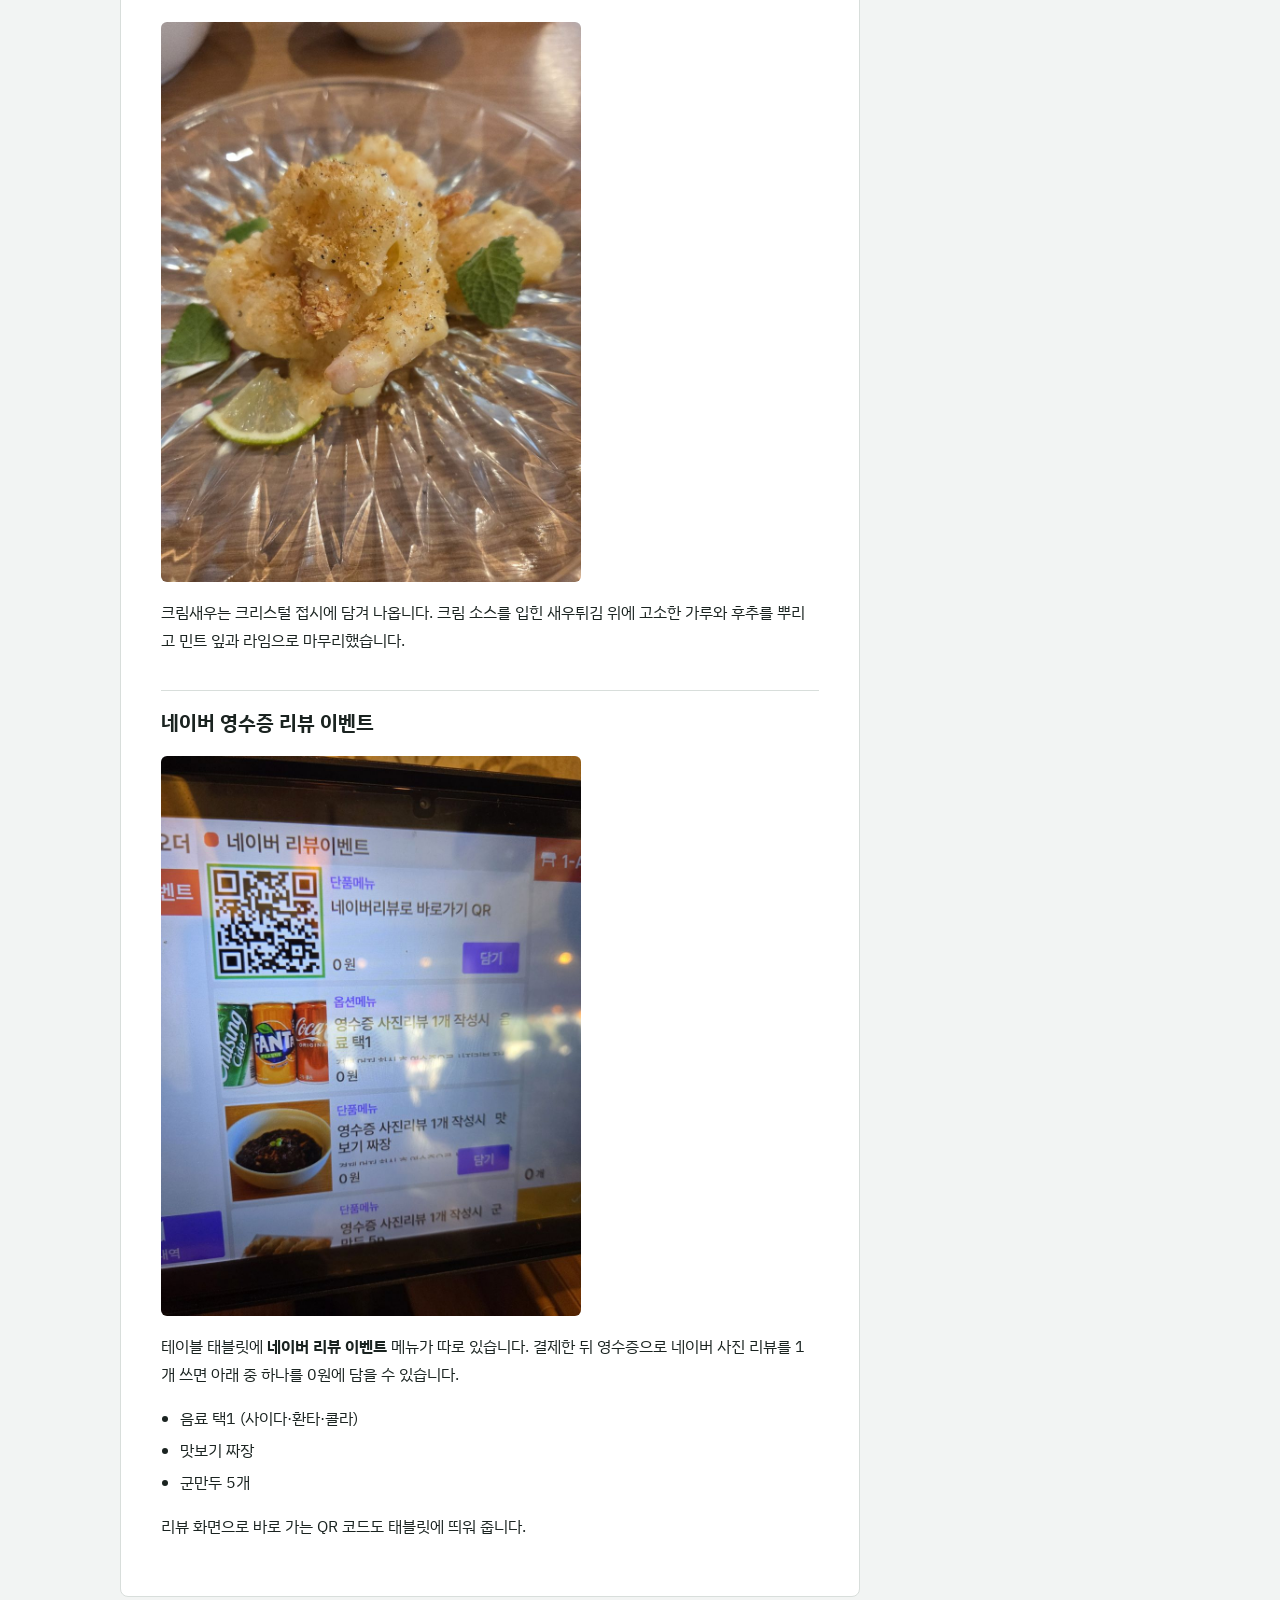
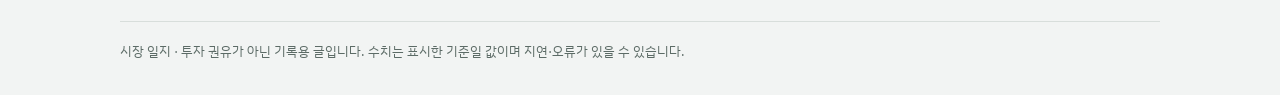
<file: posts/2026-09-28-geumbok-banjeom.html>
<!doctype html>
<html lang="ko">
<head>
<meta charset="utf-8">
<meta name="viewport" content="width=device-width, initial-scale=1">
<title>전주 효자동 금복반점, 점심에 볶음짜장·새우탕면·볶음밥 · 시장 일지</title>
<link rel="preconnect" href="https://fonts.googleapis.com">
<link rel="preconnect" href="https://fonts.gstatic.com" crossorigin>
<link rel="stylesheet" href="https://fonts.googleapis.com/css2?family=Gowun+Batang:wght@400;700&family=IBM+Plex+Sans+KR:wght@400;500;700&family=IBM+Plex+Mono:wght@400;500&display=swap">
<link rel="stylesheet" href="../assets/style.css">
</head>
<body>
<div class="wrap">
  <header class="site">
    <a class="brand" href="../index.html">시장 일지<small>구글 파이낸스 데이터로 기록하는 증시·매크로·종목 이슈</small></a>
    <nav aria-label="사이트 메뉴">
      <a href="../index.html">최신 글</a>
      <a href="../about.html">소개</a>
    </nav>
  </header>
  <div class="layout">
  <article class="post">
    <div class="meta"><span class="cat">맛집 기록</span><time datetime="2026-09-28">2026년 9월 28일 (월)</time></div>
    <h1>전주 효자동 금복반점, 점심에 볶음짜장·새우탕면·볶음밥</h1>
    <p class="lede">전주 완산구 효자동 금복반점에서 점심을 먹었습니다. 볶음짜장, 새우탕면, 볶음밥 세 그릇에 35,000원. 테이블 태블릿으로 주문하고, 영수증 사진 리뷰를 쓰면 음료·맛보기 짜장·군만두 중 하나를 주는 이벤트도 하고 있었습니다.</p>
    <div class="body"><h2>가게 정보</h2>
<table>
<thead>
<tr>
<th>항목</th>
<th>내용</th>
</tr>
</thead>
<tbody>
<tr>
<td>이름</td>
<td>금복반점</td>
</tr>
<tr>
<td>주소</td>
<td>전북특별자치도 전주시 완산구 마전3길 18 (효자동3가)</td>
</tr>
<tr>
<td>방문</td>
<td>2026년 9월 28일 (월) 점심, 11시 58분 결제</td>
</tr>
<tr>
<td>주문 방식</td>
<td>테이블 태블릿 주문</td>
</tr>
</tbody>
</table>
<h2>주문한 것과 가격</h2>
<table>
<thead>
<tr>
<th>메뉴</th>
<th style="text-align: right;">가격</th>
</tr>
</thead>
<tbody>
<tr>
<td>볶음짜장</td>
<td style="text-align: right;">15,000원</td>
</tr>
<tr>
<td>새우탕면</td>
<td style="text-align: right;">11,000원</td>
</tr>
<tr>
<td>볶음밥</td>
<td style="text-align: right;">9,000원</td>
</tr>
<tr>
<td><strong>합계</strong></td>
<td style="text-align: right;"><strong>35,000원</strong></td>
</tr>
</tbody>
</table>
<h2>볶음짜장</h2>
<p><img alt="볶음짜장. 검고 윤기 나는 짜장 소스 위에 오이채가 올라가 있다" src="/assets/img/geumbok/jjajang.jpg" /></p>
<p>물기 없이 볶아낸 짜장이라 소스가 되직하고 윤기가 돕니다. 큼직하게 썬 고기와 양파가 넉넉히 들어 있고, 위에 오이채를 길게 올려 냈습니다.</p>
<h2>새우탕면</h2>
<p><img alt="새우탕면. 붉은 국물에 계란이 풀어져 있고 가운데 후추가 뿌려져 있다" src="/assets/img/geumbok/saewoo-tangmyeon.jpg" /></p>
<p>붉은 국물에 계란을 풀어 넣은 탕면입니다. 가운데 후추를 넉넉히 뿌려 나왔고 청경채 같은 채소가 들어 있습니다.</p>
<h2>요리: 탕수육과 크림새우</h2>
<p><img alt="탕수육. 튀긴 고기 위에 채 썬 양파와 오이, 라임 조각이 올라가고 맑은 소스가 부어져 있다" src="/assets/img/geumbok/tangsuyuk.jpg" /></p>
<p>탕수육은 맑은 소스를 부어서 나오고, 채 썬 양파와 오이, 라임 한 조각을 곁들였습니다.</p>
<p><img alt="크림새우. 크리스털 접시에 크림 소스를 입힌 새우튀김, 위에 고소한 가루와 후추, 민트 잎과 라임" src="/assets/img/geumbok/cream-shrimp.jpg" /></p>
<p>크림새우는 크리스털 접시에 담겨 나옵니다. 크림 소스를 입힌 새우튀김 위에 고소한 가루와 후추를 뿌리고 민트 잎과 라임으로 마무리했습니다.</p>
<h2>네이버 영수증 리뷰 이벤트</h2>
<p><img alt="테이블 태블릿의 네이버 리뷰 이벤트 화면. 영수증 사진 리뷰 1개 작성 시 음료, 맛보기 짜장, 군만두 5개 중 하나를 준다" src="/assets/img/geumbok/review-event.jpg" /></p>
<p>테이블 태블릿에 <strong>네이버 리뷰 이벤트</strong> 메뉴가 따로 있습니다. 결제한 뒤 영수증으로 네이버 사진 리뷰를 1개 쓰면 아래 중 하나를 0원에 담을 수 있습니다.</p>
<ul>
<li>음료 택1 (사이다·환타·콜라)</li>
<li>맛보기 짜장</li>
<li>군만두 5개</li>
</ul>
<p>리뷰 화면으로 바로 가는 QR 코드도 태블릿에 띄워 줍니다.</p></div>
  </article>
  <aside>
    <section>
      <h3>지난 글</h3>
      <ul class="posts">
      <li><time datetime="2026-09-27">2026.09.27</time><a href="../posts/2026-09-27-samsung-q3-preview.html">삼성전자 3분기, 첫 &#x27;분기 영업이익 100조&#x27; 넘을까</a></li>
      <li><time datetime="2026-09-27">2026.09.27</time><a href="../posts/2026-09-27-chuseok-week.html">연준 인상 뒤 반도체가 끌어올린 코스피 7,080, 추석 연휴 주간 정리</a></li>
      </ul>
    </section>
  </aside>
  </div>
  <footer>시장 일지 · 투자 권유가 아닌 기록용 글입니다. 수치는 표시한 기준일 값이며 지연·오류가 있을 수 있습니다.</footer>
</div>
</body>
</html>
</file>
<file: assets/style.css>
:root {
  --ground: #F2F4F3;
  --paper: #FFFFFF;
  --ink: #1A2320;
  --muted: #5C6B66;
  --line: #D8DEDB;
  --accent: #1C6E5A;
  --tag: #F2C230;
  --tag-ink: #2B2300;
  --serif: "Gowun Batang", "Nanum Myeongjo", "AppleMyungjo", serif;
  --sans: "IBM Plex Sans KR", "Apple SD Gothic Neo", "Malgun Gothic", system-ui, sans-serif;
  --mono: "IBM Plex Mono", ui-monospace, Menlo, monospace;
  color-scheme: light;
}
@media (prefers-color-scheme: dark) {
  :root {
    color-scheme: dark;
    --ground: #111715; --paper: #18201D; --ink: #E4ECE8; --muted: #93A39D; --line: #2B3632;
    --accent: #5CC2A3; --tag: #E8BC2E; --tag-ink: #231C00;
  }
}

* { box-sizing: border-box; }
body { margin: 0; background: var(--ground); color: var(--ink); font-family: var(--sans); font-size: 16px; line-height: 1.75; padding-inline: 16px; }
.wrap { max-width: 1040px; margin: 0 auto; }
a { color: var(--accent); }

header.site { display: flex; flex-wrap: wrap; align-items: baseline; justify-content: space-between; gap: 8px 24px; padding-block: 28px 18px; border-bottom: 2px solid var(--ink); }
.brand { font-family: var(--serif); font-weight: 700; font-size: 30px; color: var(--ink); text-decoration: none; }
.brand small { display: block; font-family: var(--sans); font-weight: 400; font-size: 13.5px; color: var(--muted); }
nav { display: flex; gap: 18px; font-size: 14.5px; }
nav a { color: var(--ink); text-decoration: none; border-bottom: 1px solid transparent; }
nav a:hover, nav a:focus-visible { border-bottom-color: var(--accent); outline: none; }

.layout { display: grid; grid-template-columns: minmax(0, 1fr) 260px; gap: 40px; padding-block: 32px 24px; }
.layout:not(:has(aside)) { grid-template-columns: minmax(0, 1fr); max-width: 760px; }
@media (max-width: 820px) { .layout { grid-template-columns: 1fr; } }

.post { background: var(--paper); border: 1px solid var(--line); border-radius: 8px; padding: clamp(20px, 4vw, 40px); min-width: 0; }
.meta { display: flex; flex-wrap: wrap; gap: 6px 14px; align-items: center; font-size: 13.5px; color: var(--muted); }
.cat { background: var(--tag); color: var(--tag-ink); font-weight: 700; font-size: 12px; letter-spacing: 0.04em; padding: 2px 8px; border-radius: 3px; }
.post h1 { font-family: var(--serif); font-size: clamp(25px, 4vw, 34px); line-height: 1.35; margin: 12px 0 8px; text-wrap: balance; }
.lede { font-size: 17px; color: var(--muted); margin: 0 0 8px; max-width: 64ch; }
.body p, .body li { max-width: 65ch; }
.body h2 { font-size: 20px; margin: 36px 0 10px; padding-top: 14px; border-top: 1px solid var(--line); }
.body h3 { font-size: 14px; letter-spacing: 0.04em; color: var(--muted); margin: 32px 0 6px; }
.body ul { padding-left: 1.2em; }
.body li { margin-block: 4px; }

.body table { border-collapse: collapse; width: 100%; font-size: 14.5px; display: block; overflow-x: auto; }
.body th, .body td { padding: 8px 10px; border-bottom: 1px solid var(--line); white-space: nowrap; }
.body th { font-size: 12.5px; color: var(--muted); font-weight: 500; text-align: left; }
.body td { font-variant-numeric: tabular-nums; }
.body td:nth-child(2), .body td:nth-child(3) { font-family: var(--mono); }

aside h3 { font-size: 13px; letter-spacing: 0.06em; color: var(--muted); margin: 0 0 10px; border-bottom: 1px solid var(--line); padding-bottom: 6px; }
.posts { list-style: none; margin: 0; padding: 0; display: flex; flex-direction: column; gap: 14px; }
.posts a { display: block; color: var(--ink); text-decoration: none; font-family: var(--serif); font-weight: 700; line-height: 1.45; }
.posts a:hover, .posts a:focus-visible { color: var(--accent); outline: none; }
.posts time { font-size: 12.5px; color: var(--muted); font-family: var(--mono); }

.more { font-size: 14px; margin: 0 0 24px; }
footer { border-top: 1px solid var(--line); padding-block: 18px 32px; font-size: 13px; color: var(--muted); }

.body img { display: block; max-width: 100%; height: auto; max-height: 560px; margin: 16px 0 10px; border-radius: 6px; }
</file>
